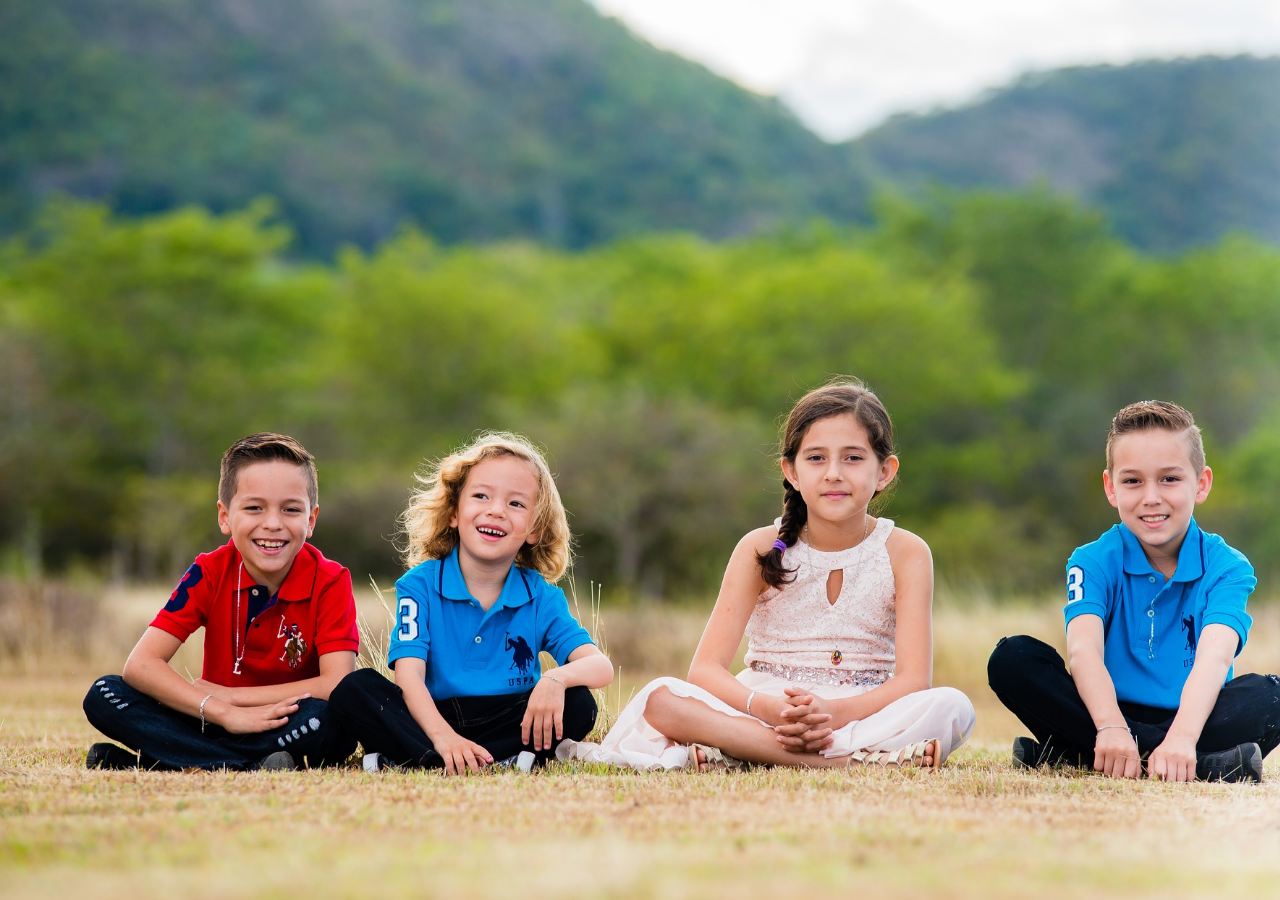
<file: index.html>
<!DOCTYPE html>
<html lang="pl">

<head>
    <meta charset="UTF-8">
    <meta name="viewport" content="width=device-width, initial-scale=1.0">
    <meta name="theme-color" content="#3966f8">
    <meta name="robots" content="index,follow">
    <meta name="description"
        content="Psycholog dziecięcy Rzeszów Emilia Chaber. Jestem psychologiem dziecięcym z wieloletnim doświadczeniem w pracy klinicznej z dziećmi i młodzieżą. Praca z trudnościami emocjonalnymi dzieci i problematyka zaburzeń rozwojowych to moja pasja i świadomy wybór, co wyróżnia mnie na tle innych specjalistów. Jeśli poszukujesz specjalisty, który z zaangażowaniem poświęci się problemom Twojego dziecka i rodziny, to zapraszam do kontaktu. Umów się na spotkanie.">
    <meta name="keywords"
        content="psycholog dziecięcy rzeszów, psycholog dla dziecka rzeszów, psychoterapeuta dziecięcy rzeszów, psychoterapeuta dla dzieci rzeszów, psycholog dziecięcy online, terapia dzieci rzeszów, psychoterapia dzieci rzeszów, emilia chaber, rzelek, pomoc psychologiczna dla dziecka, trudności emocjonalne, zaburzenia rozwojowe, dzieci w wieku 0-3, dzieci w wieku przedszkolnym, dzieci w wieku wczesnoszkolnym, dzieci młodsze, dzieci w wieku szkolnym, moje dziecko nie chce spać, moje dziecko budzi się w nocy, niemowlę nie chce spać, niemowlę ciągle płacze, problemy z odpieluchowaniem, przewlekłe zaparcia u dziecka, moje dziecko się moczy, czy moje dziecko rozwija się prawidłowo, moczenie nocne u dzieci, moje dziecko nie chce chodzić do szkoły, moje dziecko nie chce chodzić do przedszkola, lęk przed chodzeniem do szkoły, lęk przed chodzeniem do przedszkola, moje dziecko jest niegrzeczne, moje dziecko jest agresywne, agresja u dzieci, moje dziecko jest nieśmiałe, depresja u dziecka, dziecko z zespołem aspergera, moje dziecko wszystkiego się boi, lęk separacyjny, objawy psychosomatyczne u dzieci, fobie u dzieci, wybuchy złości u dziecka, trudności emocjonalne dziecka, zaburzenia nastroju u dziecka, zaangażowany specjalista, doświadczony specjalista z pasją, jak pracuję, bezpłatny wywiad telefoniczny, pierwsze spotkanie, konsultacja, konsultacje, udział rodziców, spotkania, problemy, umów się na spotkanie">
    <title>Psycholog Dziecięcy Rzeszów Emilia Chaber | Strona główna</title>
    <link rel="stylesheet" href="css/main.css" type="text/css">
    <link rel="stylesheet" href="css/subcss/glowna.css" type="text/css">
</head>

<body>
    <div class="container">

        <!--Left column - desktop version-->
        <div class="left__column">

            <div>
                <div class="left__column--container">
                    <img src="img/emilia.jpg"
                        alt="Zdjęcie portretowe Emilii Chaber, psychologa dziecięcego.">
                    <h2>EMILIA<BR>CHABER</h2>
                </div>
                <p>PSYCHOLOG DZIECIĘCY</p>
            </div>

            <div>
                <nav>
                    <ul class="left__column--menu">
                        <li><a href="o_mnie.html" title="Poznaj mnie lepiej.">O MNIE</a></li>
                        <li><a href="oferta.html"
                                title="Poznaj ofertę, czyli w czym mogę pomóc Twojemu dziecku.">OFERTA</a></li>
                        <li><a href="kontakt.html" title="Poznajmy się.">KONTAKT</a></li>
                    </ul>
                </nav>
            </div>

            <div>
                <table class="left__column--contact">
                    <tr>
                        <td><a href="mailto:kontakt@psychologdzieciecy.eu"><img src="svg/mail.svg"
                                    alt="Ikona kontaktu przez pocztę e-mail"></a></td>
                        <td><a href="tel:509105711"><img src="svg/phone_portrait.svg"
                                    alt="Ikona kontaktu przez telefon"></a></td>
                       <!-- <td><a href="https://www.znanylekarz.pl/emilia-chaber/psycholog-psycholog-dzieciecy/rzeszow"><img
                                    src="img/znanylekarz-ikona.png" alt="Ikona profilu w serwisie znanylekarz.pl."></a>
                        </td>-->
                    </tr>
                </table>
            </div>
        </div>

        <!--Mobile menu-->
        <div class="mobile__menu--container">
            <button class="menu__button">
                <span class="menu__button--wrapper">
                    <span class="menu__button--middle__line"></span>
                </span>
            </button>

            <img src="img/emilia.jpg" alt="Zdjęcie portretowe Emilii Chaber, psychologa dziecięcego."
                class="mobile__photo">

            <div class="mobile__contact">
                <table>
                    <tr>
                        <td><a href="mailto:kontakt@psychologdzieciecy.eu"><img src="svg/mail.svg"
                                    alt="Ikona kontaktu przez pocztę e-mail"></a></td>
                        <td><a href="tel:509105711"><img src="svg/phone_portrait.svg"
                                    alt="Ikona kontaktu przez telefon"></a></td>
                        <!--<td><a href="https://www.znanylekarz.pl/emilia-chaber/psycholog-psycholog-dzieciecy/rzeszow"><img
                                    src="img/znanylekarz-ikona.png" alt="Ikona profilu w serwisie znanylekarz.pl."></a>
                        </td>-->
                    </tr>
                </table>
            </div>

            <div class="mobile__menu">
                <nav>
                    <a href="o_mnie.html" title="Poznaj mnie lepiej.">O MNIE</a>
                    <a href="oferta.html" title="Poznaj ofertę, czyli w czym mogę pomóc Twojemu dziecku.">OFERTA</a>
                    <a href="kontakt.html" title="Poznajmy się.">KONTAKT</a>
                </nav>
            </div>
        </div>

        <!--Right column with main content-->
        
            <div class="right__column">

                <img src="img/czworka_dzieci_na_lace_male.jpg"
                    alt="Czwórka wesołych dzieci siedzących na łące."
                    class="hero__image--mobile">

                <div class="right__column--top">
                    <section>
                        <h1>Emilia Chaber &mdash; psycholog dziecięcy Rzeszów</h1>
                        <p>Poszukujesz specjalisty, który z&nbsp;zaangażowaniem, troską i&nbsp;empatią poświęci się problemom Twojego dziecka i&nbsp;rodziny? Nie musisz już szukać. Jestem <strong>psychologiem dziecięcym</strong> z&nbsp;wieloletnim doświadczeniem w&nbsp;pracy klinicznej z&nbsp;dziećmi i&nbsp;młodzieżą.</p> 
                        <p>Dzieci są w&nbsp;centrum moich zainteresowań zawodowych, zwłaszcza problemy dzieci młodszych i&nbsp;w&nbsp;wieku szkolnym. Praca z&nbsp;trudnościami emocjonalnymi dzieci i&nbsp;problematyka zaburzeń rozwojowych to moja pasja i&nbsp;świadomy wybór, co wyróżnia mnie na tle innych specjalistów.</p>
                        <p>Wiecej informacji znajdziesz w&nbsp;sekcji <a href="o_mnie.html">O&nbsp;mnie</a>. Serdecznie zapraszam do kontaktu.</p>
                        <p id="right__column--signature"><i>Emilia Chaber</i></p>
                    </section>
                </div>

                <img class="hero__image--mobile2" src="img/dziecko_i_mis.jpg"
                    alt="Samotne dziecko i miś na drewnianym pomoście.">

                <div class="right__column--middle">
                    <section>
                        <h2>Pomagam w&nbsp;następujących trudnościach:</h2>
                        <div class="right__column--help">

                            <button class="collapsible__button">DZIECI W&nbsp;WIEKU 0&ndash;3&nbsp;LATA</button>
                            <div class="collapsible__content">
                                <ul>
                                    <li>Problemy z&nbsp;regulacją snu, trudności z&nbsp;zasypianiem, częste wybudzanie się, domaganie się obecności rodzica</li>
                                    <li>Niepokój, ciągłe domaganie się uwagi, noszenia, trudności z&nbsp;zaspokojeniem potrzeb (&bdquo;high-need baby&rdquo;)</li>
                                    <li>Nadaktywność, nadmierne pobudzenie psychoruchowe</li>
                                    <li>Nasilony lęk separacyjny, domaganie się nieustannej obecności rodzica</li>
                                    <li>Lęki utrudniające funkcjonowanie</li>
                                    <li>Osłabione reakcje społeczne u&nbsp;niemowląt, np.&nbsp;osłabiony kontakt wzrokowy, rzadkie uśmiechanie się, słaba reakcja na imię, brak gestów, wokalizacji, schematyczna, powtarzająca się zabawa, brak mowy lub znaczne opóźnienie rozwoju mowy</li>
                                    <li>Dolegliwości psychosomatyczne (np.&nbsp;bóle brzucha, bez określonej choroby
                                        somatycznej)</li>
                                    <li>Częste wybuchy złości, gwałtowne zmiany nastroju</li>
                                    <li>Trudności z&nbsp;treningiem czystości / odpieluchowaniem</li>
                                    <li>Podejrzenie nieprawidłowego rozwoju psychoruchowego</li>
                                </ul>
                            </div>

                            <button class="collapsible__button">DZIECI W&nbsp;WIEKU PRZEDSZKOLNYM</button>
                            <div class="collapsible__content">
                                <ul>
                                    <li>Wszelkie lęki, fobie utrudniające funkcjonowanie</li>
                                    <li>Zaburzenie obsesyjno-kompulsyjne (nerwica natręctw)</li>
                                    <li>Problemy psychosomatyczne, np.&nbsp;bóle brzucha bez określonej choroby somatycznej</li>
                                    <li>Problemy ze&nbsp;snem, zasypianiem, częste wybudzanie się</li>
                                    <li>Problemy związane z&nbsp;wydalaniem (moczenie się, zanieczyszczanie kałem, wstrzymywanie wypróżniania)</li>
                                    <li>Trudności emocjonalne, np.&nbsp;związane z&nbsp;dużymi zmianami (narodziny rodzeństwa, rozwód, poważna choroba w&nbsp;rodzinie, długotrwała hospitalizacja, rozpoczęcie przedszkola i&nbsp;inne)</li>
                                    <li>Wybuchy złości, napady agresji, bicie</li>
                                    <li>Nadmierna wrażliwość, lękliwość, nieśmiałość</li>
                                    <li>Rywalizacja w&nbsp;rodzeństwie</li>
                                    <li>Dziecko z&nbsp;zaburzeniami neurologicznymi</li>
                                </ul>
                            </div>

                            <button class="collapsible__button">DZIECI W&nbsp;WIEKU SZKOLNYM</button>
                            <div class="collapsible__content">
                                <ul>
                                    <li>Zaburzenia nastroju, płaczliwość, lękliwość, wybuchy złości</li>
                                    <li>Niska samoocena</li>
                                    <li>Problemy emocjonalne związane z&nbsp;dużymi zmianami (zmiana/rozpoczęcie szkoły, narodziny rodzeństwa, poważna choroba w&nbsp;rodzinie, długotrwała hospitalizacja i&nbsp;inne)</li>
                                    <li>Trudności w&nbsp;kontaktach z&nbsp;rówieśnikami</li>
                                    <li>Trudności z&nbsp;regulacją emocji, gwałtowne reakcje emocjonalne, zachowania autoagresywne, np.&nbsp;samookaleczanie</li>
                                    <li>Zachowania opozycyjne, drażliwość</li>
                                    <li>Lęki i&nbsp;fobie</li>
                                    <li>Zaburzenie obsesyjno-kompulsyjne (nerwica natręctw)</li>
                                    <li>Trudności emocjonalne związane z&nbsp;zaburzeniami neurorozwojowymi, np.&nbsp;ADHD, zaburzenia ze&nbsp;spektrum autyzmu, w&nbsp;tym zespół Aspergera</li>
                                    <li>Problemy o&nbsp;podłożu psychosomatycznym (częste bóle głowy, brzucha, bez
                                        określonej choroby somatycznej)</li>
                                    <li>Trudności ze&nbsp;snem, koszmary senne</li>
                                    <li>Moczenie nocne/dzienne, zaparcia czynnościowe, zanieczyszczanie się</li>
                                </ul>
                            </div>

                        </div>
                    </section>
                </div>

                <img class="hero__image--mobile3" src="img/dziecko_na_fotelu.jpg"
                    alt="Uśmiechnięty chłopiec w żółtym ubranku na zielonym fotelu.">

                <div class="right__column--middle2">
                    <section>
                        <h2>Jak pracuję</h2>
                        <p>W celu jak najlepszego przygotowania do pierwszej wizyty poprzedzona jest ona krótkim
                            (bezpłatnym) wywiadem telefonicznym, podczas którego pytam w jakim wieku jest dziecko oraz
                            czego dotyczą trudności.</p>
                        <p>Pierwsze spotkanie odbywa się bez udziału dziecka i poświęcone jest zebraniu wywiadu i
                            wstępnej konsultacji zgłaszanych trudności. Dalszy udział rodziców w pracy nad problemem
                            dziecka jest tym istotniejszy, im młodszy jest pacjent. W przypadku dzieci, które nie
                            ukończyły 6 lat, praca z rodzicami jest zazwyczaj najważniejszą formą oddziaływań
                            terapeutycznych.</p>
                        <p>Spotkania odbywają się raz w tygodniu i trwają 50 minut. Zwykle praca nad zgłaszanymi
                            trudnościami zająć może kilka/kilkanaście spotkań, zależnie od rodzaju problemów.</p>
                    </section>
                </div>

                <img class="hero__image--mobile4" src="img/konsultacje_online.jpg"
                    alt="Uśmiechnięta psycholog prowadzi konsultację online.">

                <div class="right__column--middle3">
                    <section>
                        <h2>Konsultacje online</h2>
                        <p>Oferuję również sesje przez internet. Forma jest inna, ale zasady są podobne, jak podczas spotkań w&nbsp;gabinecie. Sesja trwa 50&nbsp;minut. Nikt nas nie słyszy, nikt nie będzie nam przeszkadzał.</p>
                        <p>Korzystam z&nbsp;<strong>Doxy.me</strong> &mdash;&nbsp;bezpiecznej platformy dedykowanej telemedycynie, spełniającej rygorystyczne standardy bezpieczeństwa HIPAA. Nie wymaga ona zakładania konta, ani pobierania żadnego oprogramowania &mdash;&nbsp;pacjent otrzymuje ode mnie link do strony internetowej, którą otwiera o&nbsp;ustalonej godzinie na swoim komputerze albo urządzeniu mobilnym. Rozmowa odbywa się w&nbsp;trybie wideokonferencji. Ważne, aby przed sesją sprawdzić, czy kamera, mikrofon i&nbsp;słuchawki działają poprawnie, aby nasze spotkanie przebiegało bez zakłóceń. Konsultacje online opłacane są z&nbsp;góry, dane do przelewu wysyłam z&nbsp;kilkudniowym wyprzedzeniem.</p>
                    </section>
                </div>

                <div class="right__column--bottom">

                    <div><a class="cta__button" href="kontakt.html">UMÓW SIĘ NA SPOTKANIE</a></div>

                </div>
        
        <p class="right__column--copyright">Copyright Emilia Chaber © 2020 | Wykonanie: Łukasz Dydek</p>

    </div>

    </div>

    <!--JS script links-->
    <script src="js/main.js"></script>
    <script src="js/glowna.js"></script>

</body>

</html>
</file>
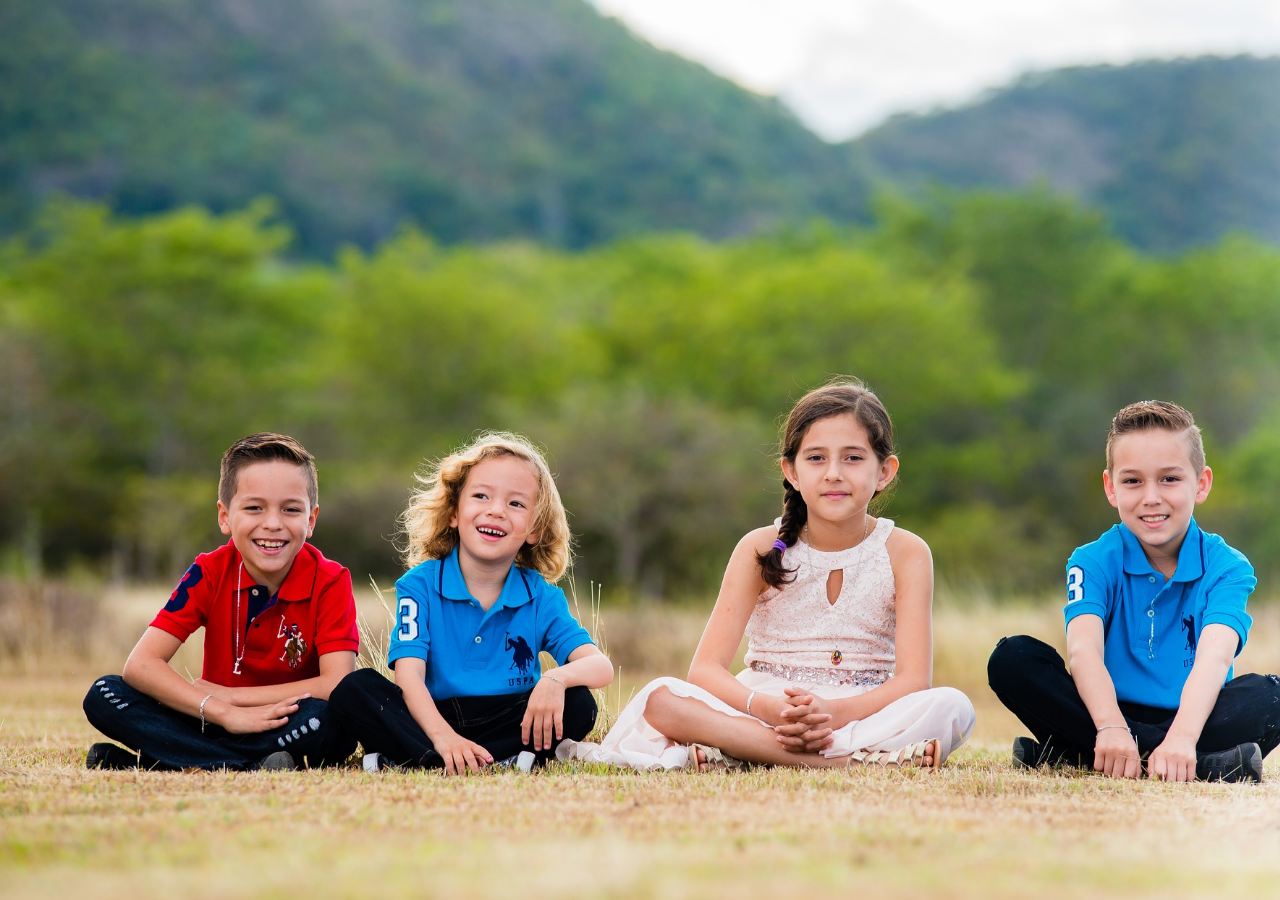
<file: faq.html>
<!DOCTYPE html>
<html lang="pl">

<head>
    <!-- Google Tag Manager -->
<script>(function(w,d,s,l,i){w[l]=w[l]||[];w[l].push({'gtm.start':
new Date().getTime(),event:'gtm.js'});var f=d.getElementsByTagName(s)[0],
j=d.createElement(s),dl=l!='dataLayer'?'&l='+l:'';j.async=true;j.src=
'https://www.googletagmanager.com/gtm.js?id='+i+dl;f.parentNode.insertBefore(j,f);
})(window,document,'script','dataLayer','GTM-KZDCCR75');</script>
<!-- End Google Tag Manager -->
    <meta charset="UTF-8">
    <meta name="viewport" content="width=device-width, initial-scale=1.0">
    <meta name="theme-color" content="#3966f8">
    <meta name="robots" content="index,follow">
    <meta name="description"
        content="Jako psycholog dziecięcy z dziećmi i młodzieżą pracuję od 2009 r. Łączę podejście systemowe z terapią poznawczo-behawioralną, stosuję metody oparte na dowodach (Evidence Based Practise). Bliskie mi są koncepcje Porozumienia bez przemocy oraz Self-Reg. Nieustająco się dokształcam, poszukuję nowych sposobów pracy z problemami dzieci i rodzin. Umów się na spotkanie.">
    <meta name="keywords"
        content="psycholog dziecięcy rzeszów, psycholog dla dziecka rzeszów, psychoterapeuta dziecięcy rzeszów, psychoterapeuta dla dzieci rzeszów, psycholog dziecięcy online, terapia dzieci rzeszów, psychoterapia dzieci rzeszów, psycholog dzieci i młodzieży, psycholog dzieci i młodzieży rzeszów, psycholog dla nastolatków rzeszów, psycholog dla nastolatków, terapia młodzieży, psychoterapia młodzieży, emilia chaber, rzelek, znany lekarz, kwalifikacje, metody oparte na dowodach, evidence based practise, porozumienie bez przemocy, self-reg, doświadczenie zawodowe, funkcjonowanie emocjonalne, społeczne oraz poznawcze, dzieci niepełnosprawne, oddział rehabilitacji neurologicznej dzieci i młodzieży klinicznego szpitala wojewódzkiego nr 2 w Rzeszowie, przedszkole i żłobek pinokio, wrocław, dolnośląskie stowarzyszenie pomocy dzieciom i młodzieży z mpd ostoja, szpital specjalistyczny im. a. falkiewicza we wrocławiu, aktywność, kwalifikacje, kursy, szkolenia, studnia magisterskie z psychologii, studia podyplomowe z logopedii, systemowa terapia rodzin, trening umiejętności społecznych, dysleksja, zaburzenia modwy, autyzm, ADHD, zespół aspergera, umów się na spotkanie">
    <title>Psycholog Dzieci i Młodzieży Rzeszów Emilia Chaber | O mnie</title>
    <link rel="stylesheet" href="css/main.css" type="text/css">
    <link rel="stylesheet" href="css/subcss/faq.css" type="text/css">
</head>

<body>
    
    <!-- Google Tag Manager (noscript) -->
    <noscript><iframe src="https://www.googletagmanager.com/ns.html?id=GTM-KZDCCR75"
    height="0" width="0" style="display:none;visibility:hidden"></iframe></noscript>
    <!-- End Google Tag Manager (noscript) -->

    <div class="container">

        <!--Left column - desktop version-->
        <div class="left__column">

            <div>
                <div class="left__column--container">
                    <img src="img/emilia.jpg"
                        alt="Zdjęcie portretowe Emilii Chaber, psychologa dziecięcego.">
                    <h2>EMILIA<BR>CHABER</h2>
                </div>
                <p>PSYCHOLOG DZIECI I&nbsp;MŁODZIEŻY</p>
            </div>

            <div>
                <nav>
                    <ul class="left__column--menu">
                        <li><a href="index.html" title="Wróć na stronę główną.">GŁÓWNA</a></li>
                        <li><a href="o_mnie.html" title="Poznaj mnie lepiej.">O MNIE</a></li>
                        <li><a href="oferta.html"
                                title="Poznaj ofertę, czyli w czym mogę pomóc Twojemu dziecku.">OFERTA</a></li>
                        <li class="contact__highlighted"><a href="kontakt.html" title="Poznajmy się.">KONTAKT</a></li>
                    </ul>
                </nav>
            </div>

            <div>
                <table class="left__column--contact">
                    <tr>
                        <!--<td><a href="mailto:kontakt@psychologdzieciecy.eu"><img src="svg/mail.svg"
                                    alt="Ikona kontaktu przez pocztę e-mail"></a></td>
                        <td><a href="tel:509105711"><img src="svg/phone_portrait.svg"
                                    alt="Ikona kontaktu przez telefon"></a></td>
                        <td><a href="https://www.znanylekarz.pl/emilia-chaber/psycholog-psycholog-dzieciecy/rzeszow"><img
                                    src="img/znanylekarz-ikona.png" alt="Ikona profilu w serwisie znanylekarz.pl."></a>
                        </td>-->
                    </tr>
                </table>
            </div>

        </div>

        <!--Mobile menu-->
        <div class="mobile__menu--container">
            <button class="menu__button">
                <span class="menu__button--wrapper">
                    <span class="menu__button--middle__line"></span>
                </span>
            </button>

            <img src="img/emilia.jpg" alt="Zdjęcie portretowe Emilii Chaber, psychologa dziecięcego."
                class="mobile__photo">

            <div class="mobile__contact">
                <table>
                    <tr>
                        <!--<td><a href="mailto:kontakt@psychologdzieciecy.eu"><img src="svg/mail.svg"
                                    alt="Ikona kontaktu przez pocztę e-mail"></a></td>
                        <td><a href="tel:509105711"><img src="svg/phone_portrait.svg"
                                    alt="Ikona kontaktu przez telefon"></a></td>
                        <td><a href="https://www.znanylekarz.pl/emilia-chaber/psycholog-psycholog-dzieciecy/rzeszow"><img
                                    src="img/znanylekarz-ikona.png" alt="Ikona profilu w serwisie znanylekarz.pl."></a>
                        </td>-->
                    </tr>
                </table>
            </div>

            <div class="mobile__menu">
                <nav>
                    <a href="index.html" title="Wróć na stronę główną.">GŁÓWNA</a>
                    <a href="o_mnie.html" title="Poznaj mnie lepiej.">O MNIE</a>
                    <a href="oferta.html" title="Poznaj ofertę, czyli w czym mogę pomóc Twojemu dziecku.">OFERTA</a>
                    <a class="contact__highlighted--mobile" href="kontakt.html" title="Poznajmy się.">KONTAKT</a>
                </nav>
            </div>
        </div>

        <!--Right column with main content-->
        <div class="right__column">
            
                <img src="img/czesto_zadawane_pytania.jpg"
                    alt="Symboliczny obrazek pokazujący dymki dialogowe z pytajnikami, odnoszący się do treści strony, czyli najczęściej zadawanych pytań."
                    class="hero__image--mobile">

                <section>
                    <h1>Najczęściej zadawane pytania (FAQ)</h1>
                    <ol>
                        <li><strong>Skąd wiem, czy to depresja, czy tylko gorszy nastrój?</strong><br>
                        <span>Jeśli smutek, brak energii i trudności w codziennym funkcjonowaniu trwają dłużej niż dwa tygodnie, warto skonsultować się z psychologiem.</span>
                        </li>
                        <li><strong>Czy to normalne, że mam myśli samobójcze?</strong><br>
                        <span>Myśli samobójcze są sygnałem dużego cierpienia – nie jesteś w tym sam, psycholog pomoże Ci znaleźć bezpieczne sposoby radzenia sobie.</span>
                        </li>
                        <li><strong>Jak radzić sobie z napadami złości?</strong><br>
                        <span>Pomaga zatrzymanie się, oddech i sprawdzenie, co jest dla Ciebie ważne w tej sytuacji – złość można wyrażać w sposób bezpieczny.</span>
                        </li>
                        <li><strong>Jak przestać się ciąć?</strong><br>
                        <span>Samookaleczanie to sposób regulowania napięcia – w terapii DBT uczymy zdrowszych alternatyw, np. chłodzenia ciała, wykorzystywania oddechu  oraz intensywnego ruchu</span>
                        </li>
                        <li><strong>Dlaczego nic mnie nie cieszy?</strong><br>
                        <span>To częsty objaw depresji – pomocne są małe kroki w stronę aktywności i wsparcie psychologa, który pomoże odzyskać poczucie sensu.</span>
                        </li>
                        <li><strong>Jak poprawić samoocenę?</strong><br>
                        <span>Samoocena rośnie, gdy uczysz się traktować siebie życzliwie i nie wierzysz każdej krytycznej myśli.</span>
                        </li>
                        <li><strong>Jak powiedzieć rodzicom, że chcę iść do psychologa?</strong><br>
                        <span>Najprościej powiedzieć: „Potrzebuję pomocy, chcę porozmawiać z psychologiem” – to krok w stronę dbania o siebie.</span>
                        </li>
                        <li><strong>Czy psycholog może pomóc na bóle głowy albo brzucha?</strong><br>
                        <span>Tak – stres i napięcie emocjonalne często objawiają się w ciele, a psychoterapia pomaga je zmniejszyć.</span>
                        </li>
                        <li><strong>Co zrobić, gdy nie mam motywacji do niczego?</strong><br>
                        <span>Zacznij od małych kroków zgodnych z tym, co dla Ciebie ważne – działanie często wyprzedza motywację.</span>
                        </li>
                        <li><strong>Kiedy iść do psychologa?</strong><br>
                        <span>Gdy emocje Cię przytłaczają, pojawia się dużo przytłaczających myśli, trudno Ci spać, uczyć się, utrzymywać relacje albo pojawiają się samookaleczenia.</span>
                        </li>
                        <li><strong>Czym jest DBT  (terapia dialektyczno-behawioralna)?</strong><br>
                        <span>DBT to metoda terapii pomagająca w regulacji emocji, radzeniu sobie z kryzysami i poprawie relacji – szczególnie skuteczna u osób, które przeżywają intensywne emocje, samookaleczają się lub mają myśli i tendencje samobójcze.</span>
                        </li>
                        <li><strong>Czym jest ACT (terapia akceptacji i zaangażowania)?</strong><br>
                        <span>ACT uczy, jak przyjmować trudne emocje i myśli, zamiast z nimi walczyć oraz jak robić kroki w stronę tego, co ważne – np. relacji, pasji, zdrowia.</span>
                        </li>
                    </ol>
                </section>
            
            <p class="right__column--copyright">Copyright Emilia Chaber © 2025 | Wykonanie: Łukasz Dydek</p>

        </div>

    </div>

    <!--JS script links-->
    <script src="js/main.js"></script>

</body>

</html>
</file>
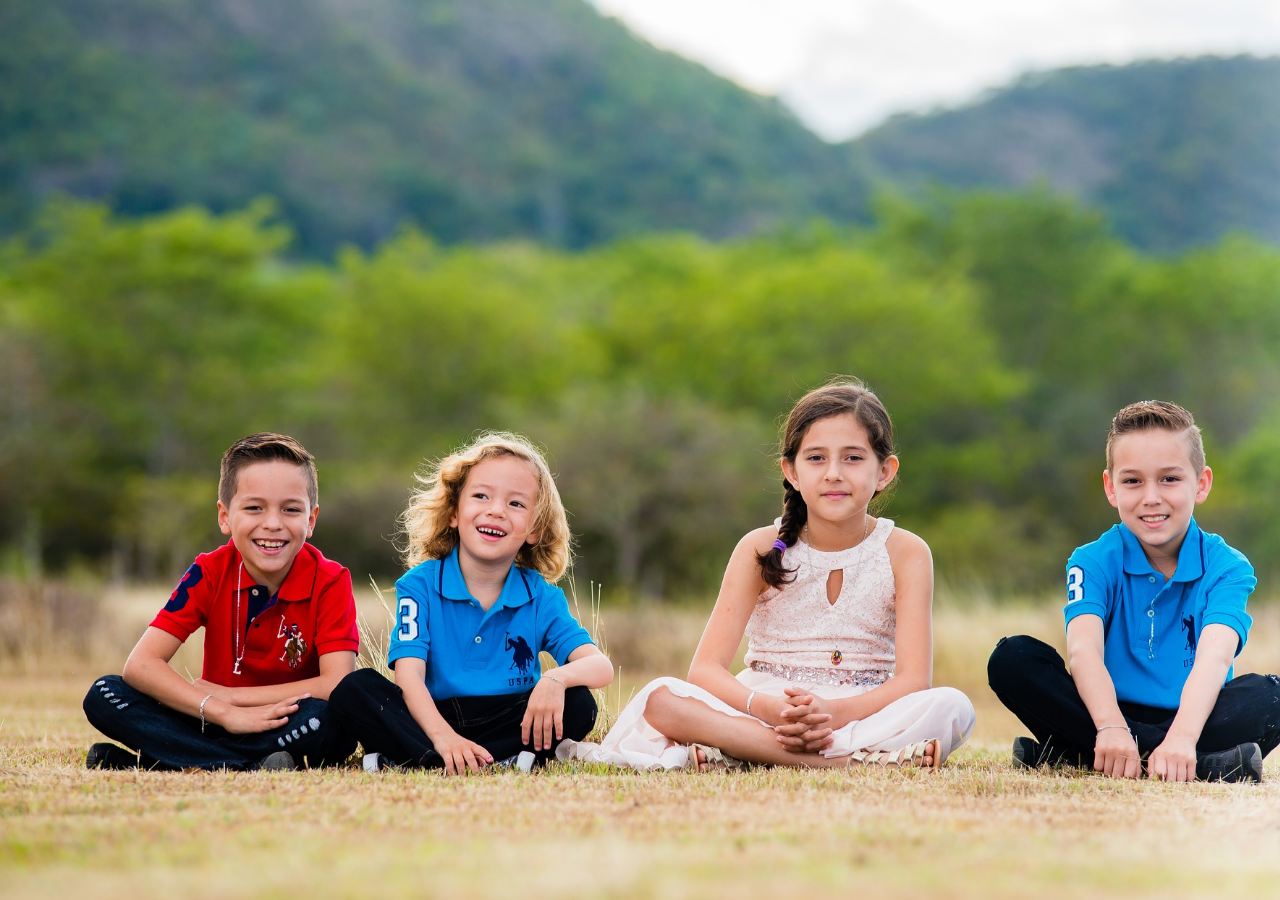
<file: o_mnie.html>
<!DOCTYPE html>
<html lang="pl">

<head>
    <meta charset="UTF-8">
    <meta name="viewport" content="width=device-width, initial-scale=1.0">
    <meta name="theme-color" content="#3966f8">
    <meta name="robots" content="index,follow">
    <meta name="description"
        content="Jako psycholog dziecięcy z dziećmi i młodzieżą pracuję od 2009 r. Łączę podejście systemowe z terapią poznawczo-behawioralną, stosuję metody oparte na dowodach (Evidence Based Practise). Bliskie mi są koncepcje Porozumienia bez przemocy oraz Self-Reg. Nieustająco się dokształcam, poszukuję nowych sposobów pracy z problemami dzieci i rodzin. Umów się na spotkanie.">
    <meta name="keywords"
        content="psycholog dziecięcy rzeszów, psycholog dla dziecka rzeszów, psychoterapeuta dziecięcy rzeszów, psychoterapeuta dla dzieci rzeszów, psycholog dziecięcy online, terapia dzieci rzeszów, psychoterapia dzieci rzeszów, emilia chaber, rzelek, znany lekarz, kwalifikacje, metody oparte na dowodach, evidence based practise, porozumienie bez przemocy, self-reg, doświadczenie zawodowe, funkcjonowanie emocjonalne, społeczne oraz poznawcze, dzieci niepełnosprawne, oddział rehabilitacji neurologicznej dzieci i młodzieży klinicznego szpitala wojewódzkiego nr 2 w Rzeszowie, przedszkole i żłobek pinokio, wrocław, dolnośląskie stowarzyszenie pomocy dzieciom i młodzieży z mpd ostoja, szpital specjalistyczny im. a. falkiewicza we wrocławiu, aktywność, kwalifikacje, kursy, szkolenia, studnia magisterskie z psychologii, studia podyplomowe z logopedii, systemowa terapia rodzin, trening umiejętności społecznych, dysleksja, zaburzenia modwy, autyzm, ADHD, zespół aspergera, umów się na spotkanie">
    <title>Psycholog Dziecięcy Rzeszów Emilia Chaber | O mnie</title>
    <link rel="stylesheet" href="css/main.css" type="text/css">
    <link rel="stylesheet" href="css/subcss/o_mnie.css" type="text/css">
</head>

<body>
    <div class="container">

        <!--Left column - desktop version-->
        <div class="left__column">

            <div>
                <div class="left__column--container">
                    <img src="img/emilia.jpg"
                        alt="Zdjęcie portretowe Emilii Chaber, psychologa dziecięcego.">
                    <h2>EMILIA<BR>CHABER</h2>
                </div>
                <p>PSYCHOLOG DZIECIĘCY</p>
            </div>

            <div>
                <nav>
                    <ul class="left__column--menu">
                        <li><a href="index.html" title="Wróć na stronę główną.">GŁÓWNA</a></li>
                        <li><a href="oferta.html"
                                title="Poznaj ofertę, czyli w czym mogę pomóc Twojemu dziecku.">OFERTA</a></li>
                        <li><a href="kontakt.html" title="Poznajmy się.">KONTAKT</a></li>
                    </ul>
                </nav>
            </div>

            <div>
                <table class="left__column--contact">
                    <tr>
                        <td><a href="mailto:kontakt@psychologdzieciecy.eu"><img src="svg/mail.svg"
                                    alt="Ikona kontaktu przez pocztę e-mail"></a></td>
                        <td><a href="tel:509105711"><img src="svg/phone_portrait.svg"
                                    alt="Ikona kontaktu przez telefon"></a></td>
                        <!--<td><a href="https://www.znanylekarz.pl/emilia-chaber/psycholog-psycholog-dzieciecy/rzeszow"><img
                                    src="img/znanylekarz-ikona.png" alt="Ikona profilu w serwisie znanylekarz.pl."></a>
                        </td>-->
                    </tr>
                </table>
            </div>

        </div>

        <!--Mobile menu-->
        <div class="mobile__menu--container">
            <button class="menu__button">
                <span class="menu__button--wrapper">
                    <span class="menu__button--middle__line"></span>
                </span>
            </button>

            <img src="img/emilia.jpg" alt="Zdjęcie portretowe Emilii Chaber, psychologa dziecięcego."
                class="mobile__photo">

            <div class="mobile__contact">
                <table>
                    <tr>
                        <td><a href="mailto:kontakt@psychologdzieciecy.eu"><img src="svg/mail.svg"
                                    alt="Ikona kontaktu przez pocztę e-mail"></a></td>
                        <td><a href="tel:509105711"><img src="svg/phone_portrait.svg"
                                    alt="Ikona kontaktu przez telefon"></a></td>
                        <!--<td><a href="https://www.znanylekarz.pl/emilia-chaber/psycholog-psycholog-dzieciecy/rzeszow"><img
                                    src="img/znanylekarz-ikona.png" alt="Ikona profilu w serwisie znanylekarz.pl."></a>
                        </td>-->
                    </tr>
                </table>
            </div>

            <div class="mobile__menu">
                <nav>
                    <a href="index.html" title="Wróć na stronę główną.">GŁÓWNA</a>
                    <a href="oferta.html" title="Poznaj ofertę, czyli w czym mogę pomóc Twojemu dziecku.">OFERTA</a>
                    <a href="kontakt.html" title="Poznajmy się.">KONTAKT</a>
                </nav>
            </div>
        </div>

        <!--Right column with main content-->
        <div class="right__column">
            
                <img src="img/emilia_chaber.jpg"
                    alt="Emilia Chaber, psycholog dziecięcy, na tle ogodu."
                    class="hero__image--mobile">

                <section>
                    <div class="right__column--top">

                        <div>
                            <h1>O mnie</h1>
                        </div>

                        <div>

                        </div>

                        <div class="right__column--top--photo">
                            <img src="img/mini.jpg"
                                alt="Emilia Chaber, psycholog dziecięcy, na tle ogodu.">
                        </div>

                        <div class="right__column--top--text">

                            <p>Z&nbsp;dziećmi i&nbsp;młodzieżą pracuję od 2009&nbsp;r. Łączę podejście systemowe
                                z&nbsp;terapią poznawczo-behawioralną, stosuję metody oparte na dowodach (Evidence Based
                                Practise). Bliskie mi są koncepcje Porozumienia bez przemocy oraz Self-Reg. Nieustająco
                                się dokształcam, poszukuję nowych sposobów pracy z&nbsp;problemami dzieci i&nbsp;rodzin.
                            </p>
                            <p>Moje doświadczenia zawodowe obejmują diagnozę oraz terapię psychologiczną dzieci w obszarach
                                funkcjonowania emocjonalnego, społecznego oraz poznawczego, pracę z niemowlętami i ich
                                rodzinami, przeprowadzam też diagnozę i terapię zaburzeń rozwoju psychoruchowego. Mam bogate
                                doświadczenie w pracy z dziećmi chorymi somatycznie oraz z objawami psychosomatycznymi, a
                                także z dziećmi niepełnosprawnymi i ich rodzinami.</p>
                            <p>Prywatnie jestem mężatką, mamą trójki dzieci.</p>
                        </div>

                    </div>
                </section>
                <section>
                    <div class="right__column--middle">
                        <h2>Praca zawodowa</h2>

                        <h3>Obecne zatrudnienie (poza pracą w prywatnym gabinecie)</h3>
                        <ul>
                            <li>Psycholog na Oddziale Rehabilitacji Neurologicznej Dzieci i Młodzieży Klinicznego
                                Szpitala Wojewódzkiego nr 2 w Rzeszowie</li>
                            <li>Psycholog w dwóch oddziałach Niepublicznego Przedszkola i Żłobka Pinokio w Rzeszowie
                            </li>
                        </ul>

                        <h3>Wcześniejsze zatrudnienie</h3>
                        <ul>
                            <li>Psycholog w Centrum Terapeutyczno-Rehabilitacyjnym Dolnośląskiego Stowarzyszenia Pomocy
                                Dzieciom i Młodzieży z MPD „Ostoja” we Wrocławiu</li>
                            <li>Psycholog w Szpitalu Specjalistycznym im. A. Falkiewicza we Wrocławiu, oddziały:
                                Pediatryczno-Reumatologiczny, Ginekologiczno-Położniczy, Neonatologiczny</li>
                            <li>Psycholog w Klinicznym Szpitalu Wojewódzkim nr 2 w Rzeszowie, oddziały: Endokrynologii i
                                Diabetologii Dziecięcej, Rehabilitacji Ogólnoustrojowej Dzieci i Młodzieży</li>
                        </ul>

                        <h3>Pozostała aktywność</h3>
                        <ul>
                            <li>Prowadziłam zajęcia z edukacji psychologicznej dla kobiet w ciąży, Wrocławska Szkoła
                                Rodzenia, Szpital Specjalistyczny im. A. Falkiewicza we Wrocławiu</li>
                            <li>Współprowadziłam warsztaty dla rodziców dzieci z nadpobudliwością psychoruchową,
                                Stowarzyszenie na Rzecz Dzieci z ADHD w Rzeszowie</li>
                            <li>Prowadziłam zajęcia z zakresu podstaw psychoterapii dla studentów Pielęgniarstwa na
                                Uniwersytecie Rzeszowskim</li>
                        </ul>
                    </div>
                </section>
                <section>
                    <div class="right__column--bottom">
                        <h2>Kwalifikacje</h2>
                        <p>Ukończyłam pięcioletnie studia magisterskie z psychologii oraz podyplomowe studia z logopedii
                            ogólnej na Uniwersytecie Wrocławskim.</p>

                        <h3>Dodatkowe kursy i szkolenia</h3>
                        <ul>
                            <li>I stopień kursu systemowej terapii rodzin „Podstawy pracy z rodziną”, Ośrodek Szkoleń
                                Systemowych w Krakowie</li>
                            <li>„Rok z terapią poznawczo-behawioralną zaburzeń dzieci i młodzieży” wraz z blokiem
                                superwizyjnym, Poza Schematami, dr n.med. A. Kołakowski</li>
                            <li>„Warsztaty dla dobrych rodziców”, szkolenie z zakresu prowadzenia treningu umiejętności
                                rodzicielskich, wraz z superwizją, dr n.med. A Kołakowski</li>
                            <li>„Trener umiejętności społecznycch (TUS) dla dzieci i młodzieży z zaburzeniami ze
                                spektrum autyzmu”, Studio Psychologiczne J. Węglarz</li>
                            <li>„Wybrane zagadnienia z diagnostyki i terapii dzieci ryzyka”, Akademia Medyczna we
                                Wrocławiu</li>
                            <li>„Warsztaty diagnozy i terapii dziecka dyslektycznego”, Stowarzyszenie Twórców i
                                Zwolenników Psychostymulacji Wrocław</li>
                            <li>„Zaburzenia mowy na tle autyzmu”, Podyplomowe Studia Logopedyczne, Uniwersytet
                                Wrocławski</li>
                        </ul>


                    </div>
                </section>
            
            <p class="right__column--copyright">Copyright Emilia Chaber © 2020 | Wykonanie: Łukasz Dydek</p>

        </div>

    </div>

    <!--JS script links-->
    <script src="js/main.js"></script>

</body>

</html>
</file>
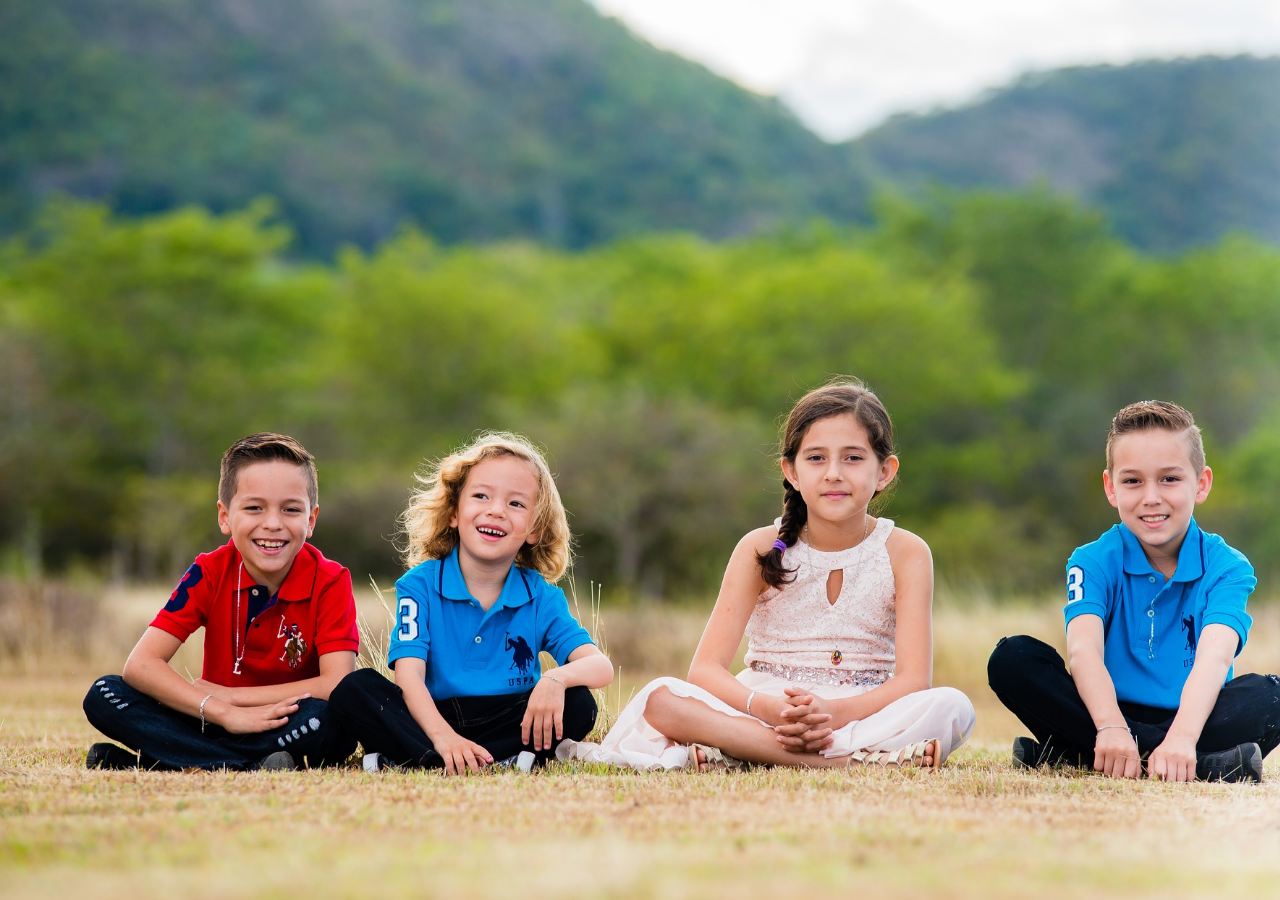
<file: oferta.html>
<!DOCTYPE html>
<html lang="pl">

<head>
    <meta charset="UTF-8">
    <meta name="viewport" content="width=device-width, initial-scale=1.0">
    <meta name="theme-color" content="#3966f8">
    <meta name="robots" content="index,follow">
    <meta name="description"
        content="Emilia Chaber, psycholog dziecięcy, rzeszów. Oferta pomocy psychologicznej dla dzieci w grupach: 0-3 lata, przedszkolaki, dzieci w wieku wczesnoszkolnym, w tym problemy ze snem, problemy psychosomatyczne, high-need babies, lęki, moczenie, trudności emocjonalne, agresja, nieśmiałość, trudności w kontaktach z rówieśnikami/kolegami/koleżankami, ADHD, autyzm, zespół Aspergera, tiki. Cennik pomocy psychologicznej. Umów się na spotkanie.">
    <meta name="keywords"
        content="psycholog dziecięcy rzeszów, psycholog dla dziecka rzeszów, psychoterapeuta dziecięcy rzeszów, psychoterapeuta dla dzieci rzeszów, psycholog dziecięcy online, terapia dzieci rzeszów, psychoterapia dzieci rzeszów, emilia chaber, rzelek, pomoc psychologiczna, 0-3 lata, przedszkolaki, dzieci w wieku przedszkolnym dzieci w wieku wczesnoszkolnym, problemy ze snem, problemy psychosomatyczne, high-need babies, lęki, moczenie, trudności emocjonalne, agresja, nieśmiałość, trudności w kontaktach z rówieśnikami/kolegami/koleżankami, ADHD, autyzm, zespół Aspergera, tiki, moje dziecko nie chce spać, moje dziecko budzi się w nocy, niemowlę nie chce spać, niemowlę ciągle płacze, problemy z odpieluchowaniem, przewlekłe zaparcia u dziecka, moje dziecko się moczy, moczenie nocne u dzieci, czy moje dziecko rozwija się prawidłowo, moje dziecko nie chce chodzić do szkoły, moje dziecko nie chce chodzić do przedszkola, lęk przed chodzeniem do szkoły, lęk przed chodzeniem do przedszkola, moje dziecko jest niegrzeczne, moje dziecko jest agresywne, agresja u dzieci, moje dziecko jest nieśmiałe, depresja u dziecka, dziecko z zespołem aspergera, moje dziecko wszystkiego się boi, lęk separacyjny, objawy psychosomatyczne u dzieci, fobie u dzieci, wybuchy złości u dziecka, trudności emocjonalne dziecka, zaburzenia nastroju u dziecka, cennik, cena, koszt spotkania, umów się na spotkanie">
    <title>Psycholog Dziecięcy Rzeszów Emilia Chaber | Oferta</title>
    <link rel="stylesheet" href="css/main.css" type="text/css">
    <link rel="stylesheet" href="css/subcss/oferta.css" type="text/css">
</head>

<body>
    <div class="container">

        <!--Left column - desktop version-->
        <div class="left__column">

            <div>
                <div class="left__column--container">
                    <img src="img/emilia.jpg"
                        alt="Zdjęcie portretowe Emilii Chaber, psychologa dziecięcego.">
                    <h2>EMILIA<BR>CHABER</h2>
                </div>
                <p>PSYCHOLOG DZIECIĘCY</p>
            </div>

            <div>
                <nav>
                    <ul class="left__column--menu">
                        <li><a href="index.html" title="Wróć na stronę główną.">GŁÓWNA</a></li>
                        <li><a href="o_mnie.html" title="Poznaj mnie lepiej.">O MNIE</a></li>
                        <li><a href="kontakt.html" title="Poznajmy się.">KONTAKT</a></li>
                    </ul>
                </nav>
            </div>

            <div>
                <table class="left__column--contact">
                    <tr>
                        <td><a href="mailto:kontakt@psychologdzieciecy.eu"><img src="svg/mail.svg"
                                    alt="Ikona kontaktu przez pocztę e-mail"></a></td>
                        <td><a href="tel:509105711"><img src="svg/phone_portrait.svg"
                                    alt="Ikona kontaktu przez telefon"></a></td>
                        <!--<td><a href="https://www.znanylekarz.pl/emilia-chaber/psycholog-psycholog-dzieciecy/rzeszow"><img
                                    src="img/znanylekarz-ikona.png" alt="Ikona profilu w serwisie znanylekarz.pl."></a>
                        </td>-->
                    </tr>
                </table>
            </div>

        </div>

        <!--Mobile menu-->
        <div class="mobile__menu--container">
            <button class="menu__button">
                <span class="menu__button--wrapper">
                    <span class="menu__button--middle__line"></span>
                </span>
            </button>

            <img src="img/emilia.jpg" alt="Zdjęcie portretowe Emilii Chaber, psychologa dziecięcego."
                class="mobile__photo">

            <div class="mobile__contact">
                <table>
                    <tr>
                        <td><a href="mailto:kontakt@psychologdzieciecy.eu"><img src="svg/mail.svg"
                                    alt="Ikona kontaktu przez pocztę e-mail"></a></td>
                        <td><a href="tel:509105711"><img src="svg/phone_portrait.svg"
                                    alt="Ikona kontaktu przez telefon"></a></td>
                        <!--<td><a href="https://www.znanylekarz.pl/emilia-chaber/psycholog-psycholog-dzieciecy/rzeszow"><img
                                    src="img/znanylekarz-ikona.png" alt="Ikona profilu w serwisie znanylekarz.pl."></a>
                        </td>-->
                    </tr>
                </table>
            </div>

            <div class="mobile__menu">
                <nav>
                    <a href="index.html" title="Wróć na stronę główną.">GŁÓWNA</a>
                    <a href="o_mnie.html" title="Poznaj mnie lepiej.">O MNIE</a>
                    <a href="kontakt.html" title="Poznajmy się.">KONTAKT</a>
                </nav>
            </div>
        </div>

        <!--Right column with main content-->
        
            <div class="right__column">
                <img src="img/oferta_dla_dziecka.jpg" alt="Ojciec przytulający małe dziecko na łące."
                    class="hero__image--mobile">
                <div class="right__column--top">
                    <section>
                        <h1>Oferta</h1>
                        <p>Oferuję pomoc psychologiczną skoncentrowaną głównie wokół kwestii zdrowia emocjonalnego małych
                            dzieci oraz dzieci w&nbsp;wieku szkolnym. Zapewniam poradnictwo i&nbsp;wsparcie dla
                            rodziców, gdy dziecko przeżywa trudności lub gdy niepokoją się oni przebiegiem rozwoju
                            dziecka. Zachęcam do zapoznania się z&nbsp;poniższą ofertą i&nbsp;ogólnymi informacjami
                            dotyczącymi współpracy. Zapraszam do kontaktu.</p>
                    </section>

                    <section>
                        <h3>DZIECI W&nbsp;WIEKU 0&ndash;3&nbsp;LATA</h3>

                        <div class="section">

                            <img src="img/dziecko_małe.jpg"
                                alt="Siedzące i śmiejące się niemowle, które bawi się tkaniną koloru żółtego."
                                class="section__image1">

                            <div class="section__text">
                                <ul class="section__text--list">
                                    <li>Problemy z&nbsp;regulacją snu, trudności z&nbsp;zasypianiem, częste wybudzanie się, domaganie się obecności rodzica</li>
                                    <li>Niepokój, ciągłe domaganie się uwagi, noszenia, trudności z&nbsp;zaspokojeniem potrzeb (&bdquo;high-need baby&rdquo;)</li>
                                    <li>Nadaktywność, nadmierne pobudzenie psychoruchowe</li>
                                    <li>Nasilony lęk separacyjny, domaganie się nieustannej obecności rodzica</li>
                                    <li>Lęki utrudniające funkcjonowanie</li>
                                    <li>Osłabione reakcje społeczne u&nbsp;niemowląt, np.&nbsp;osłabiony kontakt wzrokowy, rzadkie uśmiechanie się, słaba reakcja na imię, brak gestów, wokalizacji, schematyczna, powtarzająca się zabawa, brak mowy lub znaczne opóźnienie rozwoju mowy</li>
                                    <li>Dolegliwości psychosomatyczne (np.&nbsp;bóle brzucha, bez określonej choroby
                                        somatycznej)</li>
                                    <li>Częste wybuchy złości, gwałtowne zmiany nastroju</li>
                                    <li>Trudności z&nbsp;treningiem czystości / odpieluchowaniem</li>
                                    <li>Podejrzenie nieprawidłowego rozwoju psychoruchowego</li>
                                </ul>
                            </div>

                        </div>

                    </section>

                    <section>
                        <h3>DZIECI W&nbsp;WIEKU PRZEDSZKOLNYM</h3>

                        <div class="section">
                            <div class="section__text">
                                <ul class="section__text--list">
                                    <li>Wszelkie lęki, fobie utrudniające funkcjonowanie</li>
                                    <li>Zaburzenie obsesyjno-kompulsyjne (nerwica natręctw)</li>
                                    <li>Problemy psychosomatyczne, np.&nbsp;bóle brzucha bez określonej choroby somatycznej</li>
                                    <li>Problemy ze&nbsp;snem, zasypianiem, częste wybudzanie się</li>
                                    <li>Problemy związane z&nbsp;wydalaniem (moczenie się, zanieczyszczanie kałem, wstrzymywanie wypróżniania)</li>
                                    <li>Trudności emocjonalne, np.&nbsp;związane z&nbsp;dużymi zmianami (narodziny rodzeństwa, rozwód, poważna choroba w&nbsp;rodzinie, długotrwała hospitalizacja, rozpoczęcie przedszkola i&nbsp;inne)</li>
                                    <li>Wybuchy złości, napady agresji, bicie</li>
                                    <li>Nadmierna wrażliwość, lękliwość, nieśmiałość</li>
                                    <li>Rywalizacja w&nbsp;rodzeństwie</li>
                                    <li>Dziecko z&nbsp;zaburzeniami neurologicznymi</li>
                                </ul>
                            </div>

                            <img src="img/dziecko_przedszkolne.jpg"
                                alt="Dziewczynka w przedszkolnej sali, wycinającą coś z papieru."
                                class="section__image2">

                        </div>
                    </section>

                    <section>
                        <h3>DZIECI W&nbsp;WIEKU SZKOLNYM</h3>
                        <div class="section">

                            <img src="img/dziecko_szkolne.jpg"
                                alt="Zamyślony chłopiec z plecakiem szkolnym spacerujący po drodze otoczonej drzewami z obu stron."
                                class="section__image3">

                            <div class="section__text">
                                <ul class="section__text--list">
                                    <li>Zaburzenia nastroju, płaczliwość, lękliwość, wybuchy złości</li>
                                    <li>Niska samoocena</li>
                                    <li>Problemy emocjonalne związane z&nbsp;dużymi zmianami (zmiana/rozpoczęcie szkoły, narodziny rodzeństwa, poważna choroba w&nbsp;rodzinie, długotrwała hospitalizacja i&nbsp;inne)</li>
                                    <li>Trudności w&nbsp;kontaktach z&nbsp;rówieśnikami</li>
                                    <li>Trudności z&nbsp;regulacją emocji, gwałtowne reakcje emocjonalne, zachowania autoagresywne, np.&nbsp;samookaleczanie</li>
                                    <li>Zachowania opozycyjne, drażliwość</li>
                                    <li>Lęki i&nbsp;fobie</li>
                                    <li>Zaburzenie obsesyjno-kompulsyjne (nerwica natręctw)</li>
                                    <li>Trudności emocjonalne związane z&nbsp;zaburzeniami neurorozwojowymi, np.&nbsp;ADHD, zaburzenia ze&nbsp;spektrum autyzmu, w&nbsp;tym zespół Aspergera</li>
                                    <li>Problemy o&nbsp;podłożu psychosomatycznym (częste bóle głowy, brzucha, bez
                                        określonej choroby somatycznej)</li>
                                    <li>Trudności ze&nbsp;snem, koszmary senne</li>
                                    <li>Moczenie nocne/dzienne, zaparcia czynnościowe, zanieczyszczanie się</li>
                                </ul>
                            </div>
                        </div>
                    </section>

                </div>


                <div class="right__column--middle">
                    <section>
                        <h2>Cennik</h2>
                        <p>Spotkania odbywają się raz w&nbsp;tygodniu i&nbsp;trwają <strong>50&nbsp;minut</strong>.</p>
                        <p>Koszt jednego spotkania w&nbsp;gabinecie &mdash; <strong>120&nbsp;zł</strong>.</p>
                        <p>Konsultacje online &mdash; <strong>100&nbsp;zł</strong>.</p>
                    </section>
                </div>

                <div class="right__column--bottom">

                    <div><a class="cta__button" href="kontakt.html">UMÓW SIĘ NA SPOTKANIE</a></div>

                </div>
        
        <p class="right__column--copyright">Copyright Emilia Chaber © 2020 | Wykonanie: Łukasz Dydek</p>

    </div>

    </div>

    <!--JS script links-->
    <script src="js/main.js"></script>
    <script src="js/oferta.js"></script>

</body>

</html>
</file>
<file: css/main.css>
/*basics*/
@font-face {
    font-family: 'Roboto';
    src: url('../fonts/Roboto-Thin.ttf') format('truetype');
}

@font-face {
    font-family: 'Ubuntu';
    src: url('../fonts/Ubuntu-Light.ttf') format('truetype');
}

@keyframes wlot {
    0% {
        transform: translateX(0px);
    }
    100% {
        transform: translateX(3000px);   
    }
}

/*reset*/
* {
    margin: 0;
    font-family: 'Ubuntu', Arial, Helvetica, sans-serif;
    text-size-adjust: auto;
    -webkit-text-size-adjust: auto;
    
}

:any-link {
    text-decoration: none;
    color: black;
}


::-webkit-scrollbar {
    background: transparent;
}



::-webkit-scrollbar-thumb {
    background: rgba(57, 102, 248, 0.5);
    -webkit-border-radius: 0 12px 12px 0;
    border-radius: 0 12px 12px 0;
} 

::marker {
    color: #3966f8;
}

/*grid container for whole page*/
.container {
    width: 100vw;
    height: 100vh;
    padding: 1%;
    position: fixed;
    display: grid;
    grid-template-columns: 2fr 8fr;
    overflow-y: hidden;
    background-image: url(../img/czworka_dzieci_na_lace.jpg);
    background-size: cover; 
}



/*left-column menu container*/
.left__column {
    display: grid;
    top: 0;
    max-height: fit-content;
    left: -3000px;
    position: relative;
    grid-template-rows: 72% 18% 10%;
    animation: wlot 0.5s ease-out forwards;
    height: 96%;
    margin: 0 5% 0 0;
    box-shadow: 0 0 10px 5px #ccc;
}

.left__column div {
    padding: 6%;
}

.left__column:nth-child(1) {
    background-color:  rgba(255, 255, 255, 0.8);
    border-top-left-radius: 12px;
    border-top-right-radius: 12px;
}

.left__column:nth-child(n+1) {
    background-color:  rgba(255, 255, 255, 0.8);
    border-bottom-left-radius: 12px;
    border-bottom-right-radius: 12px;
}

.left__column--container {
    display:table;
    border-bottom: solid 2px #3966f8;
    background-color: none;
    padding: 0 0 2% 0 !important;
   
}

.left__column--container img {
    display: inline-block;
    border-radius: 50%;
    width: 100%;
    display: table-cell; 
    vertical-align: middle;
    

}

.left__column h2 {
    font-size:2em;
    padding-left: 2%;
    font-family: 'Roboto', Arial, Helvetica, sans-serif;
    display:table-cell; 
    vertical-align:middle;
   
    
}

.left__column p {
    text-align: center;
    font-size: 0.8em;
    margin-top: 0.5em;
    letter-spacing: 4px;
}

.left__column--menu {
    padding-left: 0;
}


.left__column--menu li {
padding: 0.5em 0;
list-style: none;
font-size: 1em;
}

.left__column--menu a:hover {
    border-bottom: solid 2px #3966f8;
}

.left__column--contact {
    display: flex;
    flex-direction: row;
}

.left__column--contact img {
width: 2em;
vertical-align:middle;
text-align: center;
display:table-cell;
}

.left__column--contact td:nth-child(3) img {
    width: 1.6em;
    padding: 0 0.4em;
    
}

.left__column--contact td:hover {
    background-color: #3966f8;
    border-radius: 12px;
    box-shadow: 0 0 2px 2px #3966f8;
}




/*right column with content*/


.hero__image--mobile, .hero__image--mobile2, .menu__button, .mobile__menu, .mobile__menu--container, .mobile__contact, .mobile__photo {
    display: none;
}

.right__column {
    left: -3000px;
    position: relative;
    animation: wlot 0.7s ease-out forwards;
    animation-delay: 0.4s;
    border-radius: 12px;
    width: 98%;
    height: 96vh;
    overflow: auto;
    margin: 0;
    background-color: rgba(255, 255, 255, 0.8);
    scrollbar-color: rgba(57, 102, 248, 0.5) transparent;
    scrollbar-width: thin;
    scroll-behavior: smooth;
    box-shadow: 0 0 10px 5px #ccc;
}

.right__column h1, .right__column h2 {
    font-size: 2em;
    border-left: solid 0.1em #3966f8;
    padding-left: 0.3em;
    margin-bottom: 0.5em;
    font-family: 'Roboto', Arial, Helvetica, sans-serif;
    
}

.right__column h3 {
    font-size: 1.5em;
    padding: 1em 0 0.5em 0;
    text-align: left;
    font-family: 'Roboto', Arial, Helvetica, sans-serif;
      
}

.right__column p {
    line-height: 1.7em;
    text-indent: 2.5em;
    
}
.right__column li {
    line-height: 1.2em;
    padding: 0.3em 0 0.3em 0;
}

.right__column a:hover {
    border-bottom: solid 2px #3966f8;
}

.right__column--top, .right__column--middle, .right__column--bottom {
    padding: 1.5% 1.5% 2.5% 1.5%;
}

.right__column--bottom { 
    display: flex;
    flex-direction: column;
    align-items: center;
    
}

.right__column--copyright {
    position: relative;
    font-size: 0.6em;
    bottom: 0;
    float: right;
    padding-right: 1.5%;
}





/*mobile version*/

@media screen and (max-width:768px) {
    

    
.container {
    display: block;
    height: 100%;
    background-color: #3966f8;
    background-image: none;
}

::-webkit-scrollbar {
    display: none;
    background: none;
}

::-webkit-scrollbar-thumb {
    display: none;
    background: none;
    -webkit-border-radius: none;
    border-radius: none;
}


/* mobile menu */

.mobile__menu--container {
    display: block;
    
}

.menu__button {
    position: fixed;
    top: 1em;
    left: 1em;
    padding: 5px 8px;
    display: inline;
    cursor: pointer;
    background-color:rgba(57, 102, 248, 0.8);
    border: none;
    border-radius: 12px;
    margin: 0;
    transition: 0.5s ease-out;
    outline: none;
    z-index: 20;
    
}

.menu__button--clicked {
    
    transition: 0.5s ease-out;
    outline: none;
}

.menu__button--wrapper {
    width: 3em;
    height: 3em;
    display: inline-block;
    position: relative;
}

.menu__button--middle__line {
    width: 100%;
    height: 2px;
    background-color: white;
    position: absolute;
    left: 0;
    top: 50%;
    transform: translateY(-50%);
    transition: 1s ease-out;

}


.menu__button--middle__line::before {
    width: 100%;
    height: 1.5px;
    background-color: white;
    position: absolute;
    top: -1em;
    left: 0;
    content: '';
    transition: 1s ease-out;
} 

.menu__button--middle__line::after {
    width: 100%;
    height: 1px;
    background-color: white;
    position: absolute;
    top: 1em;
    left: 0;
    content: '';
    transition: 1s ease-out;
}


.menu__button--clicked .menu__button--middle__line {
    background-color: transparent;
    transition: 0.5s ease-out;
}


.menu__button--clicked .menu__button--middle__line::before {
    transform: translateY(1em) rotate(45deg);
    transition: 0.5s ease-out;
}

.menu__button--clicked .menu__button--middle__line::after {
    transform: translateY(-1em) rotate(-45deg);
    transition: 0.5s ease-out;
}

.mobile__photo--active {
    position: fixed;
    display: inline;
    top: 0.8em;
    right: 1em;
    height: 4em;
    border-radius: 50%;
    z-index: 20;
}

.mobile__contact--active {
    position: fixed;
    display: inline-block;
    top: 14em;
    left: 1em;
    z-index: 20;
   
}

.mobile__contact--active img {
    width: 2.5em;
    vertical-align:middle;
    text-align: center;
    display:table-cell;
}

.mobile__contact td:nth-child(3) img {
    width: 1.6em;
    padding-left: 0.5em;
    
}

.mobile__menu--active {
    display: block;
    position: fixed;
    left: 0em;
    top: 0em;
    padding: 5em 0 5em 0;
    z-index: 10;
    width: 100%;
    background-color: rgba(12, 46, 110, 0.9);
    text-align: center;
    transition: ease-out 0.5s;
    
}

.mobile__menu--active a {
    display: block;
    padding-bottom: 3%;
    color: white;
    font-size: 1.5em;
}

.mobile__menu--active a:active {
    color: yellow;
}

/*mobile column*/


.left__column {
display: none;
}

.hero__image--mobile {
    display: block;
    width: 100%;
    border-top-left-radius: 12px;
    border-top-right-radius: 12px;
}

.hero__image--mobile2 {
    display: block;
    width: 100%;
}

.right__column {
    display: block;
    left: 0;
    height: 99%;
    box-shadow: none;
    animation: none;
    
}

.right__column h1, .right__column h2 {
    text-align: center;
    border: none;
}

.right__column p {
    padding: 0 0.5em;
    text-align: justify;
}

.right__column--top, .right__column--middle {
    padding-bottom: 4em;
}

.right__column--bottom {
    display: flex;
    flex-direction: column;
    justify-items: center;
    
}


.right__column--copyright {
   text-indent: 0 !important;
   float: none;
   text-align: center !important;
   margin: 2em 0 1em 0;
}

}
</file>
<file: css/subcss/glowna.css>
#right__column--signature {
    text-align: right !important;
    padding-right: 5%;
}

.right__column--help {
    display: flex;
    flex-direction: column;
    align-items: center;
}

.collapsible__button {
    height: 3em;
    text-align: left;
    font-size: 1.2em;
    width: 90%;   
}

.right__column--help button:nth-of-type(1) {
    background-color: rgba(57, 102, 248,0.2);
}

.right__column--help button:nth-of-type(2) {
    background-color:  rgba(57, 102, 248,0.4);
}

.right__column--help button:nth-of-type(3) {
    background-color: rgba(57, 102, 248,0.6);
}

.active, .collapsible__button:hover {
    background-color: rgb(255, 255, 255);
}

.collapsible__button::after {
    font-size: 0.7em;
    fill: white;
    content: '\02795';
    margin-right: 1em;
    float: right;
}

.active:after {
    content: "\2796";
  }

.collapsible__content {
    display: none;
    max-height: 0;
    overflow: hidden;
    transition: max-height 0.4s ease-out;
}

.collapsible__content--active {
    display: block;
    background-color: rgba(57, 102, 248,0.1);
    width: 90%;
    padding: 1em 0 1em 0;
    transition: max-height 0.4s ease-out;
}

.hero__image--mobile3, .hero__image--mobile4 {
    display: none;
} 


.right__column--middle2, .right__column--middle3 {
    padding: 1.5% 1.5% 2.5% 1.5%;
}

.right__column--bottom div {
    margin: 1em 0 1em 0;
}

.cta__button {
    position: relative;
    background: linear-gradient(#e66465, rgb(255, 245, 0));
    border-radius: 12px;
    padding: 0.5em;
    width: 300px;
    height: 60px;
    top: 50%;
    transform: translateY(-80%);
    text-align: center;
    font: 1.2em  'Lucida Sans', 'Lucida Sans Regular', 'Lucida Grande', 'Lucida Sans Unicode', Geneva, Verdana, sans-serif;
    color: black;
    transition: 0.5s ease-in-out;
}

.cta__button:hover {
    background: linear-gradient(#e66465, #e66465);
    transition: 0.5s ease-in-out;
    border: none !important;
}

@media screen and (max-width:768px) {
    
    #right__column--signature {
        padding-right: 2%;
    }

    .right__column--help {
        display: flex;
        flex-direction: column;
    }
    
    .right__column--help div {
        max-width: 98%;
    }
    
    .collapsible__button {
        font-size: 0.9em;
    }

    .hero__image--mobile3, .hero__image--mobile4 {
        display: block;
        width: 100%;
    }

    .right__column--middle {
        background-color: white;
    }

    .right__column--middle2, .right__column--middle3 {
        padding-bottom: 4em;
    }

    .right__column--middle3 {
        background-color: white;
    }

    .right__column--bottom div {
        width: 90%;
        height: 30px;
        line-height: 30px;
        text-align: center;
        margin: 2em 0 2em 0;
        
    }

    .cta__button {
        border-radius: 12px;
        padding: 16px;
        top: none;
        transform: none;
        font: 1.2em  'Lucida Sans', 'Lucida Sans Regular', 'Lucida Grande', 'Lucida Sans Unicode', Geneva, Verdana, sans-serif;
      
    }

}
</file>
<file: css/subcss/faq.css>
.right__column h1 {
    margin: 0.5em 0 0.5em 0.5em;
}

@media screen and (max-width:768px) {

.right__column h1 {
        margin-left: 0;
}
    
}
</file>
<file: css/subcss/o_mnie.css>
.right__column--top {
    display: grid;
    grid-template: 25% 25% / 20% 80%;
}

.right__column--top--photo {
    padding-right: 5%;
}

.right__column--top--photo img {
   width: 100%;
   border-radius: 12px;
}

.right__column--bottom {    
    display: block;
}

@media screen and (max-width:768px) {

    .right__column--top--photo {
        display: none;
    }

    .right__column--top {
        display: block;
    }

    .right__column--middle {
        background-color: white;
    }
}
</file>
<file: css/subcss/oferta.css>
.right__column h2 {
    font-size: 2em;
}

.section {
    display: flex;
    flex-direction: row;
    background-color: white;
}

.section__image1, .section__image3 {
    float: left;
    width: 50%;
    object-fit: cover;
}

.section__image2 {
    float: right;
    width: 50%;
    object-fit: cover;
}

.section__text {
    padding: 1em 1em 1em 0;
    width: 50%;
}


/*
.section__text--list li::before {
    content: url('../subcss/icons/arrow_right_circle.svg');
    padding-right: 0.4em;
  display: inline-block;
  vertical-align: middle;
}*/

.right__column--middle p {
    text-indent: 0;
}

.cta__button {
    position: relative;
    background: linear-gradient(#e66465, rgb(255, 245, 0));
    border-radius: 12px;
    padding: 0.5em;
    width: 300px;
    height: 60px;
    top: 50%;
    transform: translateY(-80%);
    text-align: center;
    font: 1.2em  'Lucida Sans', 'Lucida Sans Regular', 'Lucida Grande', 'Lucida Sans Unicode', Geneva, Verdana, sans-serif;
    color: black;
    transition: 0.3s ease-in-out;
}

.cta__button:hover {
    background: linear-gradient(#e66465, #e66465);
    transition: 0.3s ease-in-out;
    border: none !important;
}

.right__column--bottom div {
    margin: 1em 0 1em 0;
}


@media screen and (max-width:768px) {
    
    .section {
        display: flex;
        flex-direction: column;
    }

    .right__column h3 {
        font-size: 1.5em;
        margin-top: 2em;
        text-align: center;
        font-size: 1.1em;
        background-color: white;
    }

    .section__image1, .section__image2, .section__image3 {
        float: none;
        width: 100%;
    }

    .section__text {
        padding: 1em 1em 1em 0;
        width: inherit;
    }

    section:nth-child(4) .section .section__text {
        padding-bottom: 4em;
    }

    .right__column--top {
        padding-bottom: 0;
    }
    
    .cta__button {
        border-radius: 12px;
        padding: 16px;
        top: none;
        transform: none;
        font: 1.2em  'Lucida Sans', 'Lucida Sans Regular', 'Lucida Grande', 'Lucida Sans Unicode', Geneva, Verdana, sans-serif;
      
    }

    .right__column--bottom div {
        margin: 2em 0 2em 0;
    }

}
</file>
